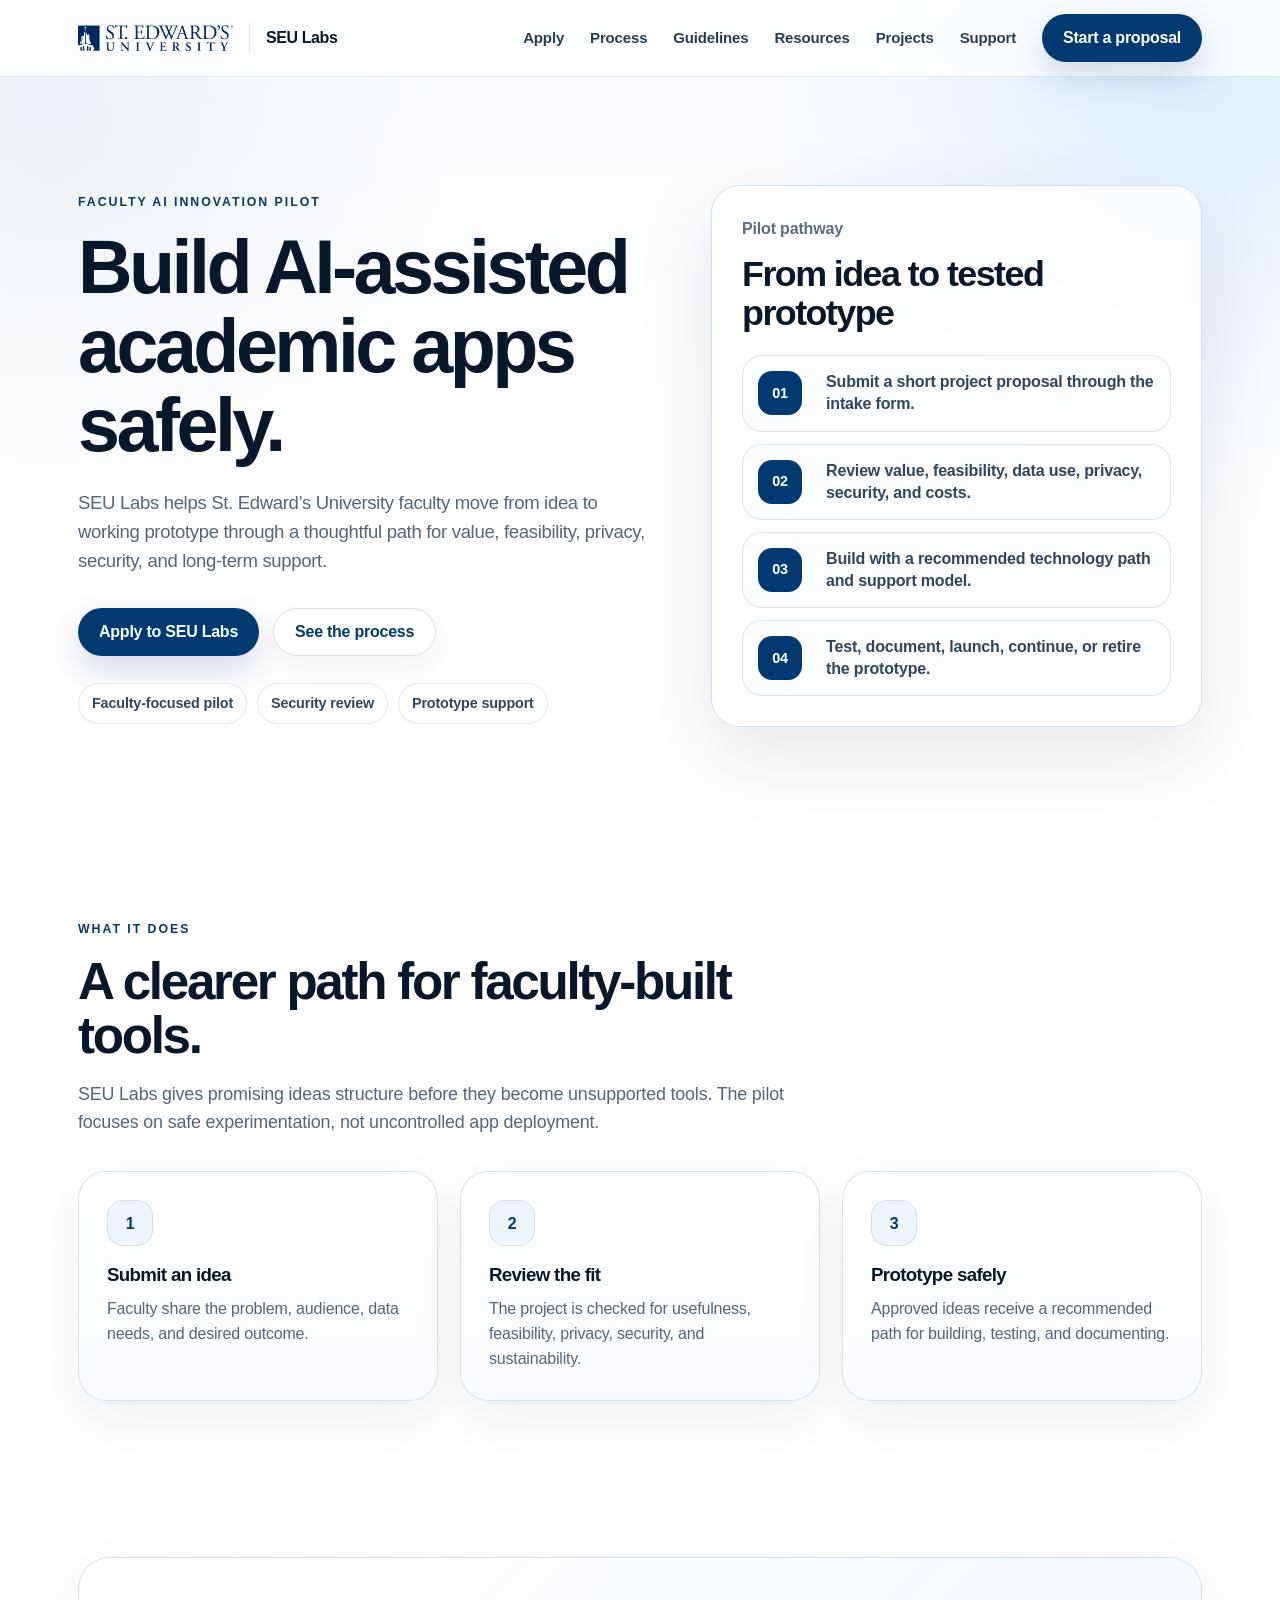
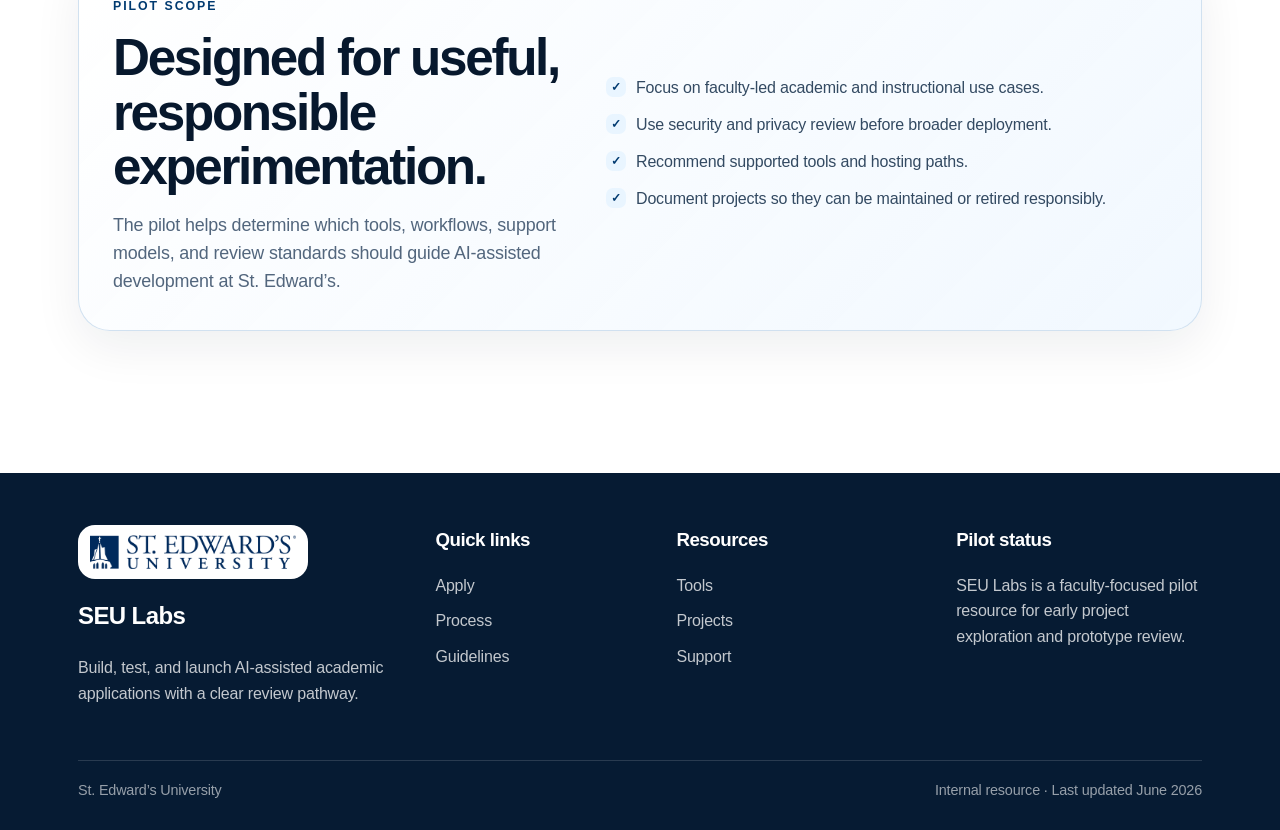
<file: index.html>
<!doctype html>
<html lang="en">
<head>
  <meta charset="utf-8">
  <meta name="viewport" content="width=device-width, initial-scale=1">
  <title>SEU Labs</title>
  <meta name="description" content="SEU Labs helps faculty move from AI-assisted app ideas to safe, reviewed prototypes.">
  <link rel="stylesheet" href="styles.css">
</head>
<body>
  <a class="skip-link" href="#main">Skip to content</a>
  <header class="site-header">
    <div class="nav-wrap">
      <a class="brand" href="index.html" aria-label="SEU Labs home">
        <img class="brand-logo" src="assets/stedwards-logo.png" alt="St. Edward's University logo">
        <span class="brand-divider" aria-hidden="true"></span>
        <span class="brand-name">SEU Labs</span>
      </a>
      <button class="menu-toggle" type="button" aria-label="Open navigation" aria-expanded="false"><span></span><span></span><span></span></button>
      <nav class="nav-links" aria-label="Main navigation">
        <a class="nav-link" href="apply.html">Apply</a>
        <a class="nav-link" href="process.html">Process</a>
        <a class="nav-link" href="guidelines.html">Guidelines</a>
        <a class="nav-link" href="resources.html">Resources</a>
        <a class="nav-link" href="projects.html">Projects</a>
        <a class="nav-link" href="support.html">Support</a>
        <a class="nav-cta" href="apply.html">Start a proposal</a>
      </nav>
    </div>
  </header>

  <main id="main">
    <section class="hero">
      <div>
        <p class="eyebrow">Faculty AI innovation pilot</p>
        <h1>Build AI-assisted academic apps safely.</h1>
        <p class="hero-text">SEU Labs helps St. Edward’s University faculty move from idea to working prototype through a thoughtful path for value, feasibility, privacy, security, and long-term support.</p>
        <div class="hero-actions">
          <a class="btn" href="apply.html">Apply to SEU Labs</a>
          <a class="btn secondary" href="process.html">See the process</a>
        </div>
        <div class="pill-row" aria-label="Program highlights">
          <span class="pill">Faculty-focused pilot</span>
          <span class="pill">Security review</span>
          <span class="pill">Prototype support</span>
        </div>
      </div>
      <aside class="hero-card" aria-label="Pilot pathway summary">
        <p class="card-label">Pilot pathway</p>
        <h2>From idea to tested prototype</h2>
        <div class="path-list">
          <div class="path-step"><span class="path-num">01</span><p>Submit a short project proposal through the intake form.</p></div>
          <div class="path-step"><span class="path-num">02</span><p>Review value, feasibility, data use, privacy, security, and costs.</p></div>
          <div class="path-step"><span class="path-num">03</span><p>Build with a recommended technology path and support model.</p></div>
          <div class="path-step"><span class="path-num">04</span><p>Test, document, launch, continue, or retire the prototype.</p></div>
        </div>
      </aside>
    </section>

    <section class="section">
      <div class="section-header">
        <p class="eyebrow">What it does</p>
        <h2 class="section-title">A clearer path for faculty-built tools.</h2>
        <p class="section-text">SEU Labs gives promising ideas structure before they become unsupported tools. The pilot focuses on safe experimentation, not uncontrolled app deployment.</p>
      </div>
      <div class="grid grid-3">
        <article class="card"><div class="icon">1</div><h3>Submit an idea</h3><p>Faculty share the problem, audience, data needs, and desired outcome.</p></article>
        <article class="card"><div class="icon">2</div><h3>Review the fit</h3><p>The project is checked for usefulness, feasibility, privacy, security, and sustainability.</p></article>
        <article class="card"><div class="icon">3</div><h3>Prototype safely</h3><p>Approved ideas receive a recommended path for building, testing, and documenting.</p></article>
      </div>
    </section>

    <section class="section">
      <div class="feature-band">
        <div>
          <p class="eyebrow">Pilot scope</p>
          <h2 class="section-title">Designed for useful, responsible experimentation.</h2>
          <p class="section-text">The pilot helps determine which tools, workflows, support models, and review standards should guide AI-assisted development at St. Edward’s.</p>
        </div>
        <ul class="check-list">
          <li>Focus on faculty-led academic and instructional use cases.</li>
          <li>Use security and privacy review before broader deployment.</li>
          <li>Recommend supported tools and hosting paths.</li>
          <li>Document projects so they can be maintained or retired responsibly.</li>
        </ul>
      </div>
    </section>
  </main>

  <footer class="footer">
    <div class="footer-inner">
      <div class="footer-grid">
        <div><div class="footer-logo-card"><img src="assets/stedwards-logo.png" alt="St. Edward's University logo"></div><h2>SEU Labs</h2><p>Build, test, and launch AI-assisted academic applications with a clear review pathway.</p></div>
        <div><h3>Quick links</h3><ul><li><a href="apply.html">Apply</a></li><li><a href="process.html">Process</a></li><li><a href="guidelines.html">Guidelines</a></li></ul></div>
        <div><h3>Resources</h3><ul><li><a href="resources.html">Tools</a></li><li><a href="projects.html">Projects</a></li><li><a href="support.html">Support</a></li></ul></div>
        <div><h3>Pilot status</h3><p>SEU Labs is a faculty-focused pilot resource for early project exploration and prototype review.</p></div>
      </div>
      <div class="footer-bottom"><span>St. Edward’s University</span><span>Internal resource · Last updated June 2026</span></div>
    </div>
  </footer>
  <script src="script.js"></script>
</body>
</html>
</file>
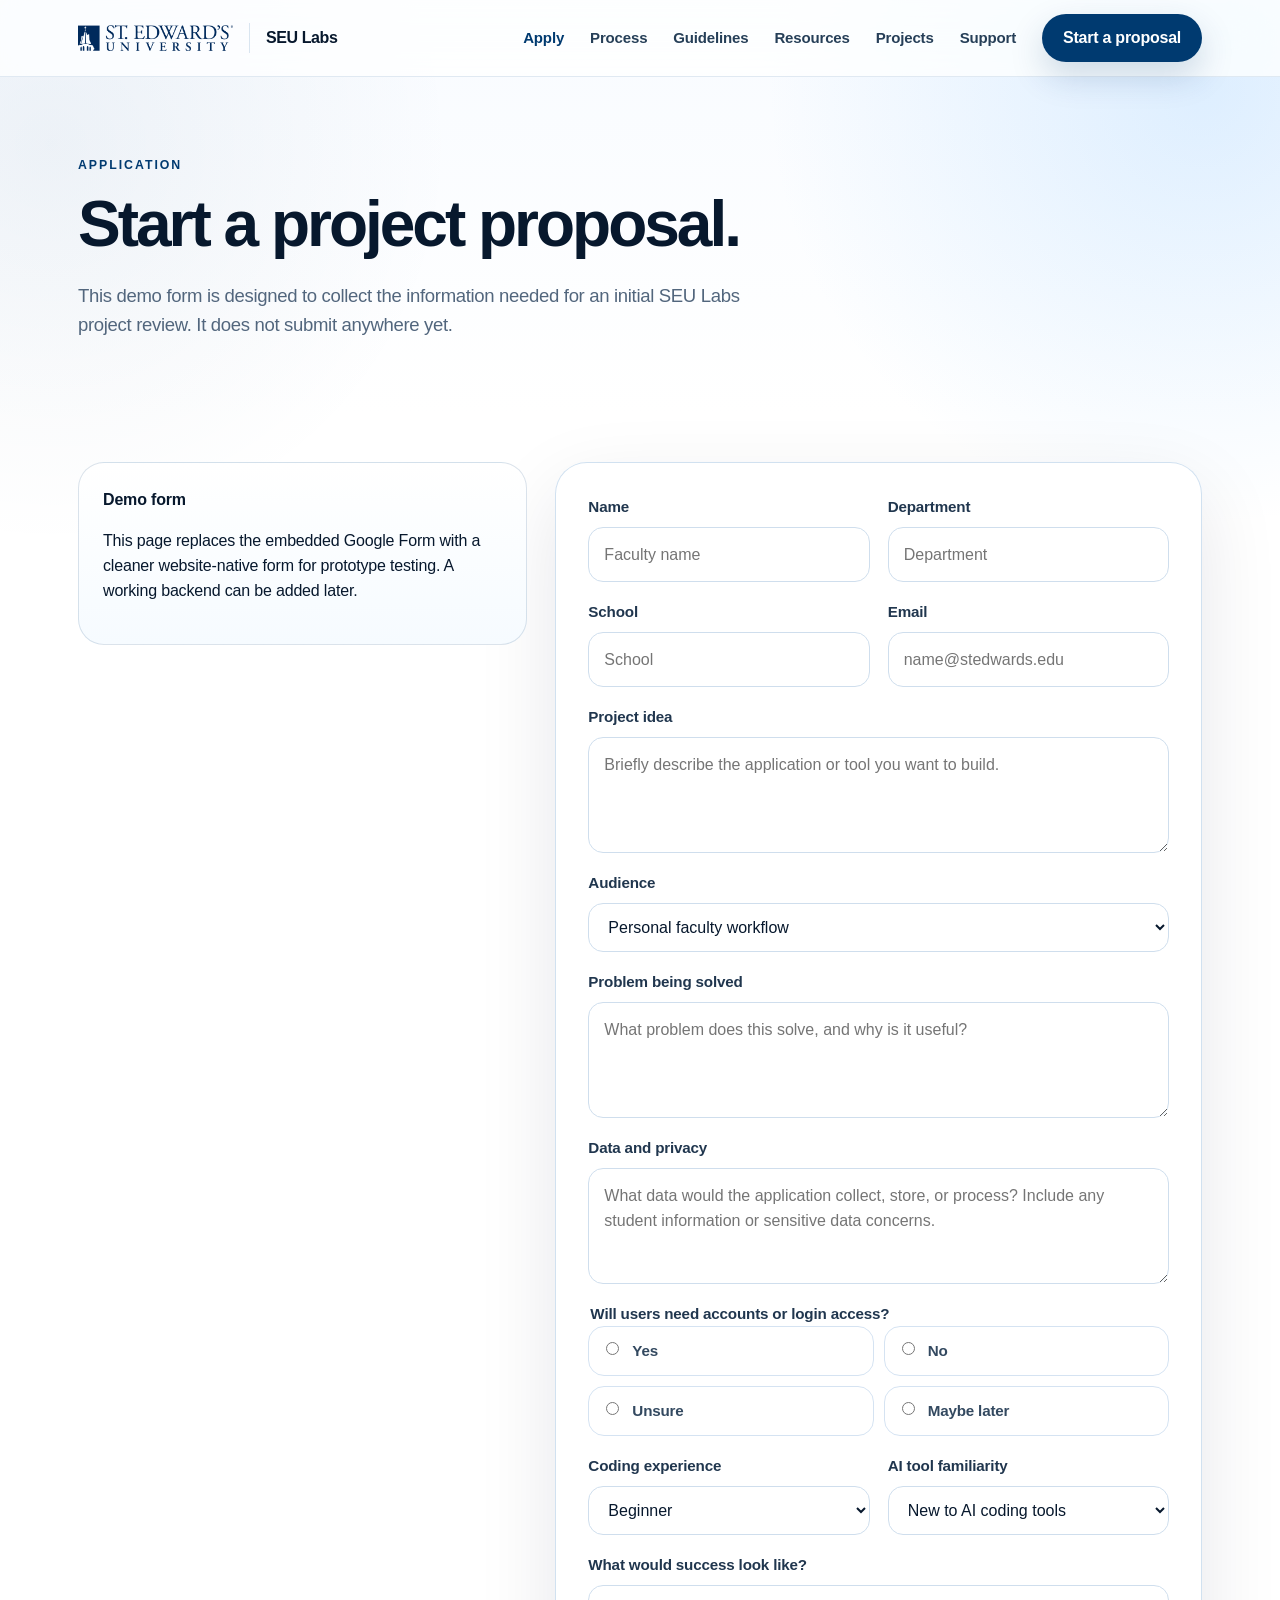
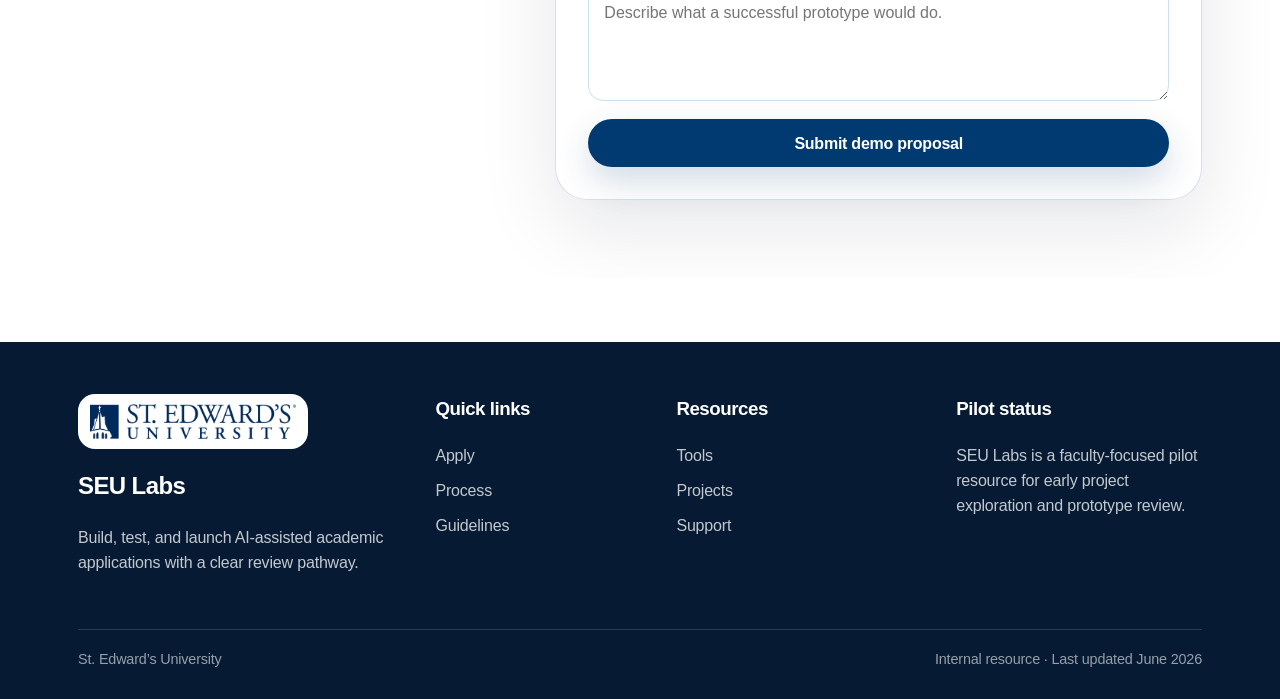
<file: apply.html>
<!doctype html>
<html lang="en">
<head>
  <meta charset="utf-8">
  <meta name="viewport" content="width=device-width, initial-scale=1">
  <title>Apply | SEU Labs</title>
  <link rel="stylesheet" href="styles.css">
</head>
<body>
  <a class="skip-link" href="#main">Skip to content</a>
  <header class="site-header"><div class="nav-wrap"><a class="brand" href="index.html"><img class="brand-logo" src="assets/stedwards-logo.png" alt="St. Edward's University logo"><span class="brand-divider"></span><span class="brand-name">SEU Labs</span></a><button class="menu-toggle" type="button" aria-label="Open navigation" aria-expanded="false"><span></span><span></span><span></span></button><nav class="nav-links"><a class="nav-link active" href="apply.html">Apply</a><a class="nav-link" href="process.html">Process</a><a class="nav-link" href="guidelines.html">Guidelines</a><a class="nav-link" href="resources.html">Resources</a><a class="nav-link" href="projects.html">Projects</a><a class="nav-link" href="support.html">Support</a><a class="nav-cta" href="apply.html">Start a proposal</a></nav></div></header>
  <main id="main">
    <section class="page-hero"><div class="page-hero-inner"><p class="breadcrumb">Application</p><h1>Start a project proposal.</h1><p class="page-lede">This demo form is designed to collect the information needed for an initial SEU Labs project review. It does not submit anywhere yet.</p></div></section>
    <section class="section">
      <div class="form-layout">
        <aside class="form-aside"><div class="form-note"><strong>Demo form</strong><p>This page replaces the embedded Google Form with a cleaner website-native form for prototype testing. A working backend can be added later.</p></div></aside>
        <form class="form-card" data-demo-form>
          <div class="form-grid">
            <div class="field"><label for="name">Name</label><input id="name" name="name" type="text" placeholder="Faculty name" required></div>
            <div class="field"><label for="department">Department</label><input id="department" name="department" type="text" placeholder="Department"></div>
            <div class="field"><label for="school">School</label><input id="school" name="school" type="text" placeholder="School"></div>
            <div class="field"><label for="email">Email</label><input id="email" name="email" type="email" placeholder="name@stedwards.edu"></div>
            <div class="field full"><label for="idea">Project idea</label><textarea id="idea" name="idea" placeholder="Briefly describe the application or tool you want to build." required></textarea></div>
            <div class="field full"><label for="audience">Audience</label><select id="audience" name="audience"><option>Personal faculty workflow</option><option>Course or classroom use</option><option>Department use</option><option>Broader university use</option><option>Unsure</option></select></div>
            <div class="field full"><label for="problem">Problem being solved</label><textarea id="problem" name="problem" placeholder="What problem does this solve, and why is it useful?"></textarea></div>
            <div class="field full"><label for="data">Data and privacy</label><textarea id="data" name="data" placeholder="What data would the application collect, store, or process? Include any student information or sensitive data concerns."></textarea></div>
            <fieldset class="field full"><legend>Will users need accounts or login access?</legend><div class="option-grid"><label class="choice"><input type="radio" name="accounts" value="yes"> Yes</label><label class="choice"><input type="radio" name="accounts" value="no"> No</label><label class="choice"><input type="radio" name="accounts" value="unsure"> Unsure</label><label class="choice"><input type="radio" name="accounts" value="later"> Maybe later</label></div></fieldset>
            <div class="field"><label for="coding">Coding experience</label><select id="coding" name="coding"><option>Beginner</option><option>Some experience</option><option>Comfortable</option><option>Advanced</option></select></div>
            <div class="field"><label for="ai">AI tool familiarity</label><select id="ai" name="ai"><option>New to AI coding tools</option><option>Some experience</option><option>Comfortable</option><option>Advanced</option></select></div>
            <div class="field full"><label for="success">What would success look like?</label><textarea id="success" name="success" placeholder="Describe what a successful prototype would do."></textarea></div>
            <div class="field full"><button class="btn" type="submit">Submit demo proposal</button></div>
          </div>
          <div class="form-success" data-form-success>This demo proposal has been captured on screen. In the live version, this could connect to a database, Google Sheet, or approved intake workflow.</div>
        </form>
      </div>
    </section>
  </main>
  <footer class="footer"><div class="footer-inner"><div class="footer-grid"><div><div class="footer-logo-card"><img src="assets/stedwards-logo.png" alt="St. Edward's University logo"></div><h2>SEU Labs</h2><p>Build, test, and launch AI-assisted academic applications with a clear review pathway.</p></div><div><h3>Quick links</h3><ul><li><a href="apply.html">Apply</a></li><li><a href="process.html">Process</a></li><li><a href="guidelines.html">Guidelines</a></li></ul></div><div><h3>Resources</h3><ul><li><a href="resources.html">Tools</a></li><li><a href="projects.html">Projects</a></li><li><a href="support.html">Support</a></li></ul></div><div><h3>Pilot status</h3><p>SEU Labs is a faculty-focused pilot resource for early project exploration and prototype review.</p></div></div><div class="footer-bottom"><span>St. Edward’s University</span><span>Internal resource · Last updated June 2026</span></div></div></footer>
  <script src="script.js"></script>
</body>
</html>
</file>
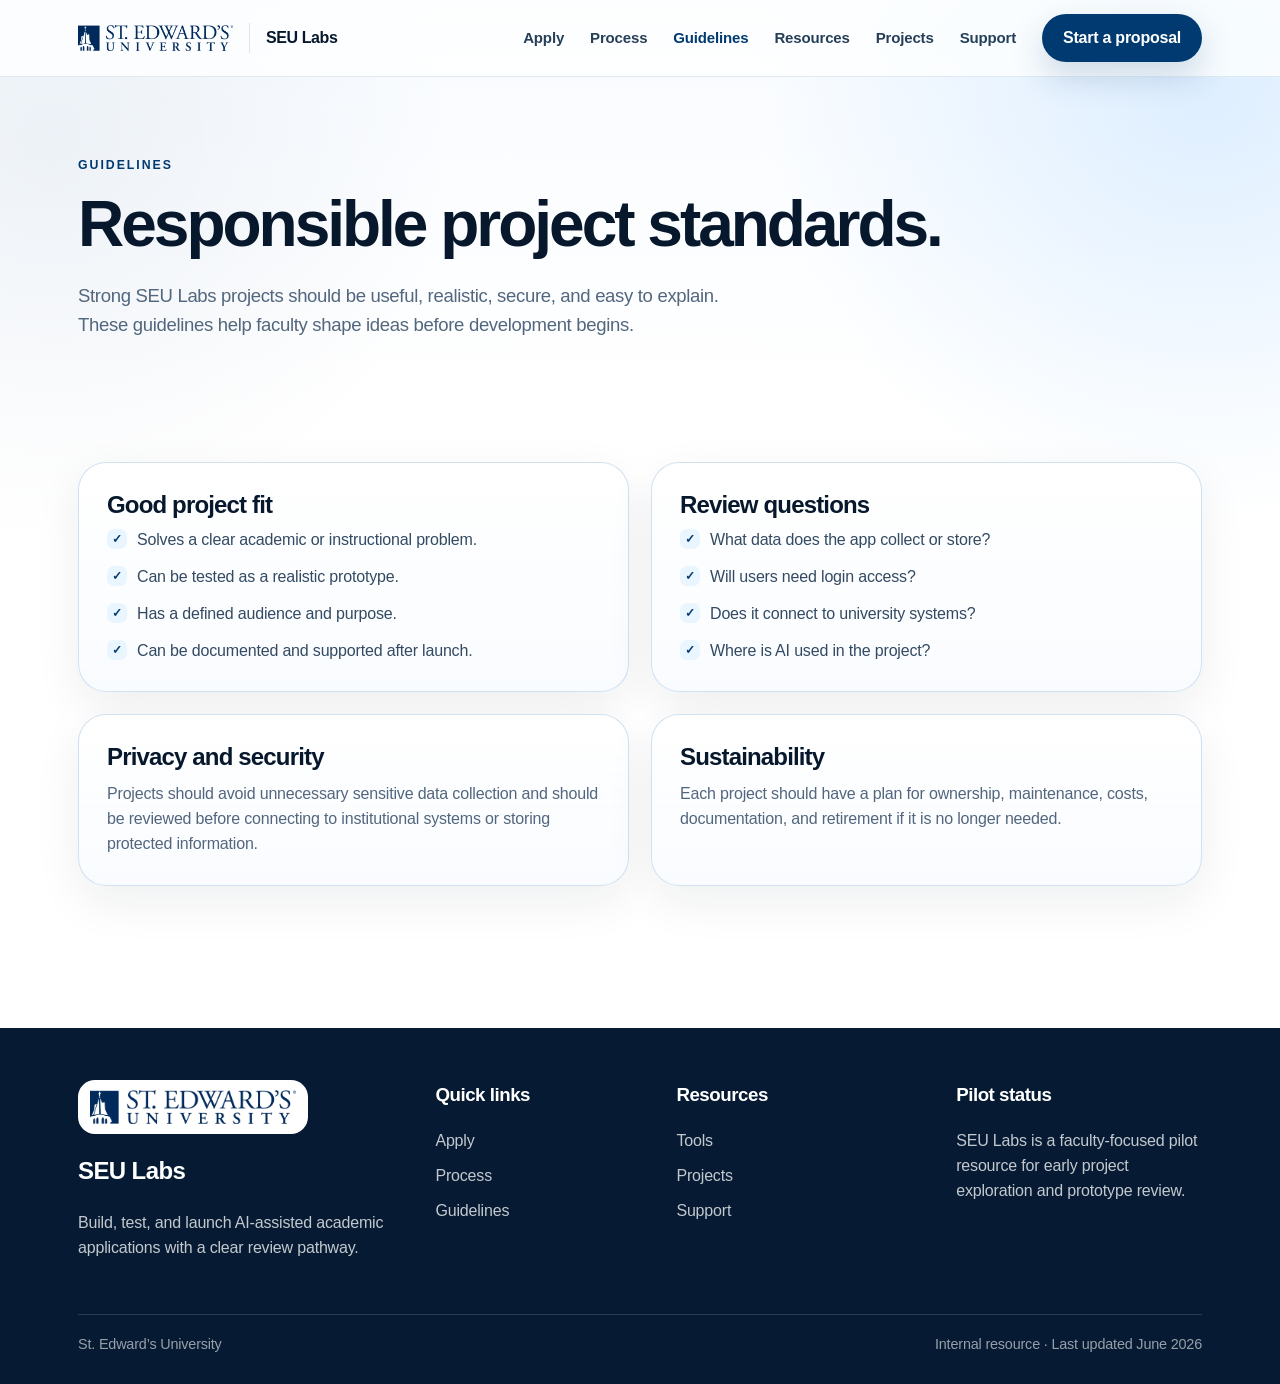
<file: guidelines.html>
<!doctype html><html lang="en"><head><meta charset="utf-8"><meta name="viewport" content="width=device-width, initial-scale=1"><title>Guidelines | SEU Labs</title><link rel="stylesheet" href="styles.css"></head><body><a class="skip-link" href="#main">Skip to content</a><header class="site-header"><div class="nav-wrap"><a class="brand" href="index.html"><img class="brand-logo" src="assets/stedwards-logo.png" alt="St. Edward's University logo"><span class="brand-divider"></span><span class="brand-name">SEU Labs</span></a><button class="menu-toggle" type="button" aria-label="Open navigation" aria-expanded="false"><span></span><span></span><span></span></button><nav class="nav-links"><a class="nav-link" href="apply.html">Apply</a><a class="nav-link" href="process.html">Process</a><a class="nav-link active" href="guidelines.html">Guidelines</a><a class="nav-link" href="resources.html">Resources</a><a class="nav-link" href="projects.html">Projects</a><a class="nav-link" href="support.html">Support</a><a class="nav-cta" href="apply.html">Start a proposal</a></nav></div></header><main id="main"><section class="page-hero"><div class="page-hero-inner"><p class="breadcrumb">Guidelines</p><h1>Responsible project standards.</h1><p class="page-lede">Strong SEU Labs projects should be useful, realistic, secure, and easy to explain. These guidelines help faculty shape ideas before development begins.</p></div></section><section class="section"><div class="grid grid-2"><article class="card"><h2>Good project fit</h2><ul class="check-list"><li>Solves a clear academic or instructional problem.</li><li>Can be tested as a realistic prototype.</li><li>Has a defined audience and purpose.</li><li>Can be documented and supported after launch.</li></ul></article><article class="card"><h2>Review questions</h2><ul class="check-list"><li>What data does the app collect or store?</li><li>Will users need login access?</li><li>Does it connect to university systems?</li><li>Where is AI used in the project?</li></ul></article><article class="card"><h2>Privacy and security</h2><p>Projects should avoid unnecessary sensitive data collection and should be reviewed before connecting to institutional systems or storing protected information.</p></article><article class="card"><h2>Sustainability</h2><p>Each project should have a plan for ownership, maintenance, costs, documentation, and retirement if it is no longer needed.</p></article></div></section></main><footer class="footer"><div class="footer-inner"><div class="footer-grid"><div><div class="footer-logo-card"><img src="assets/stedwards-logo.png" alt="St. Edward's University logo"></div><h2>SEU Labs</h2><p>Build, test, and launch AI-assisted academic applications with a clear review pathway.</p></div><div><h3>Quick links</h3><ul><li><a href="apply.html">Apply</a></li><li><a href="process.html">Process</a></li><li><a href="guidelines.html">Guidelines</a></li></ul></div><div><h3>Resources</h3><ul><li><a href="resources.html">Tools</a></li><li><a href="projects.html">Projects</a></li><li><a href="support.html">Support</a></li></ul></div><div><h3>Pilot status</h3><p>SEU Labs is a faculty-focused pilot resource for early project exploration and prototype review.</p></div></div><div class="footer-bottom"><span>St. Edward’s University</span><span>Internal resource · Last updated June 2026</span></div></div></footer><script src="script.js"></script></body></html>
</file>
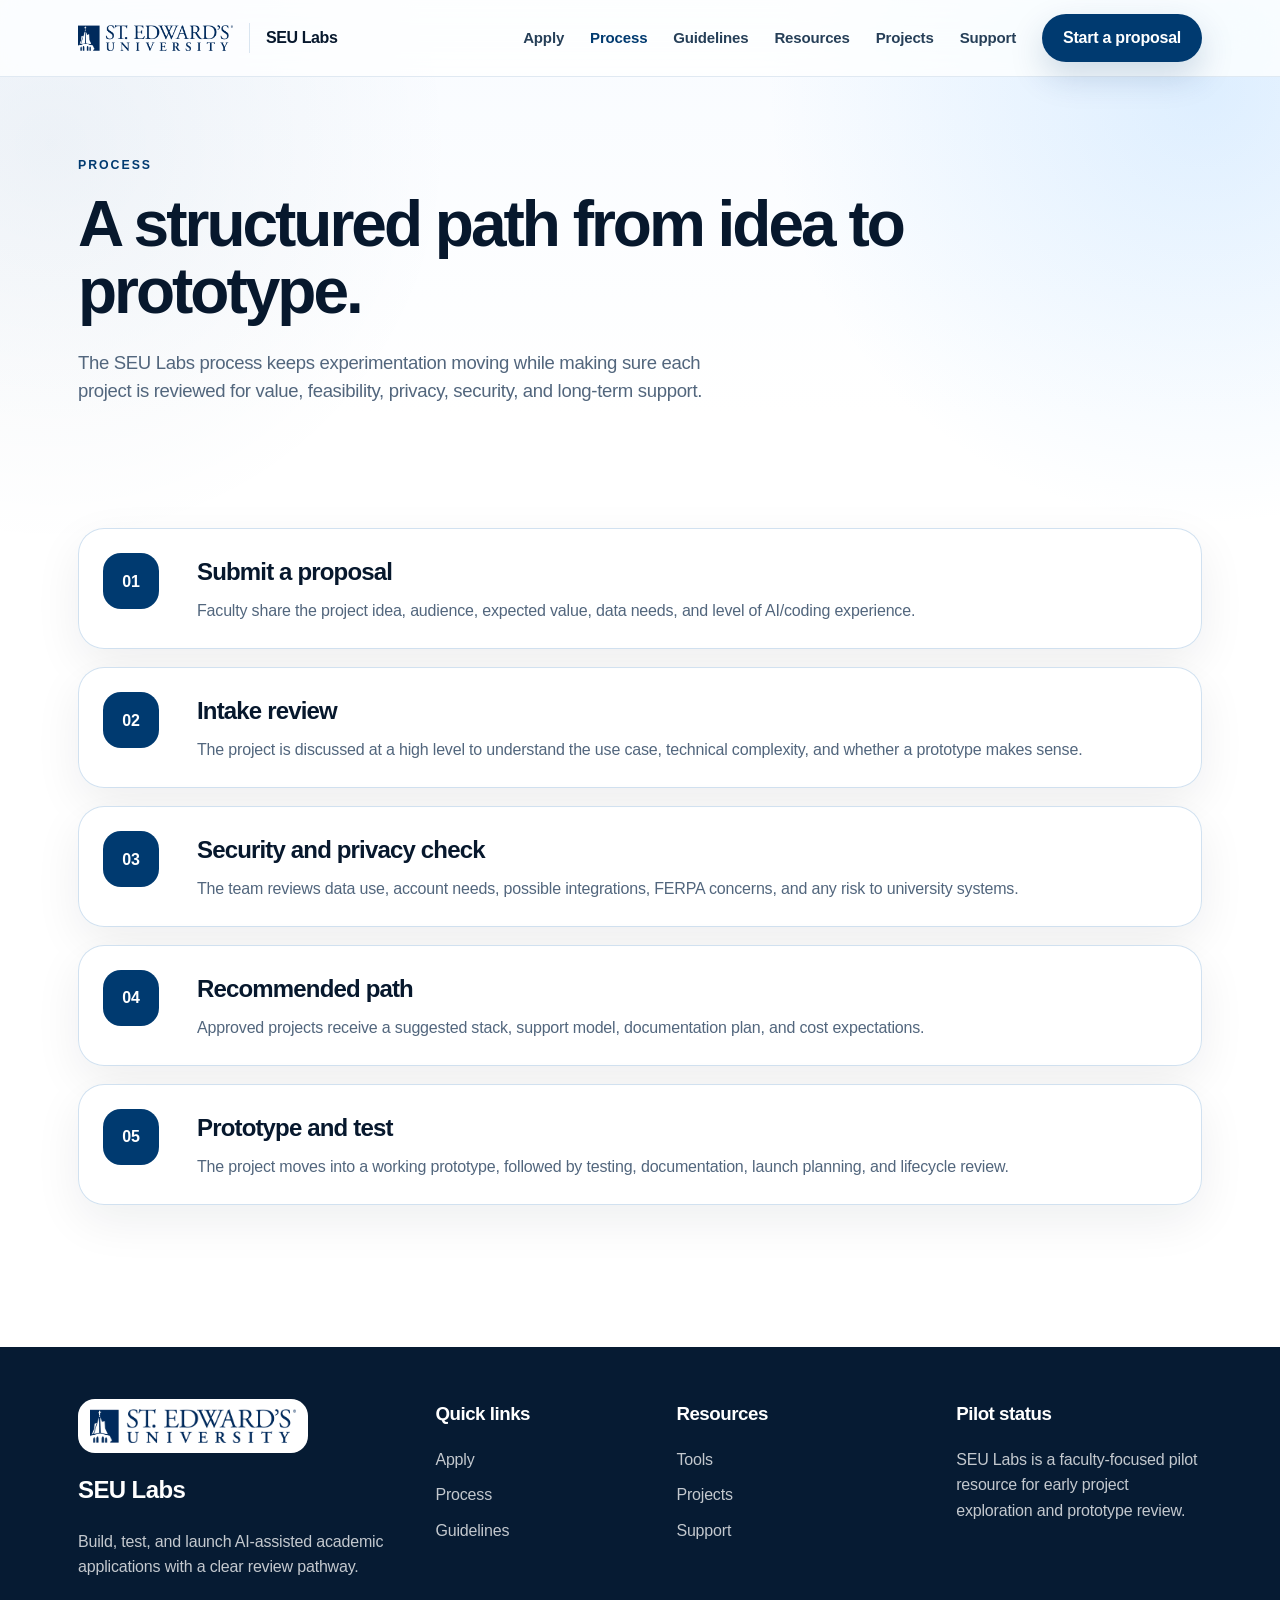
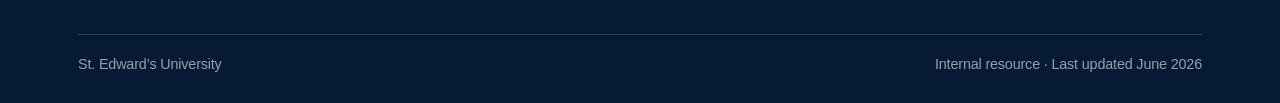
<file: process.html>
<!doctype html><html lang="en"><head><meta charset="utf-8"><meta name="viewport" content="width=device-width, initial-scale=1"><title>Process | SEU Labs</title><link rel="stylesheet" href="styles.css"></head><body><a class="skip-link" href="#main">Skip to content</a><header class="site-header"><div class="nav-wrap"><a class="brand" href="index.html"><img class="brand-logo" src="assets/stedwards-logo.png" alt="St. Edward's University logo"><span class="brand-divider"></span><span class="brand-name">SEU Labs</span></a><button class="menu-toggle" type="button" aria-label="Open navigation" aria-expanded="false"><span></span><span></span><span></span></button><nav class="nav-links"><a class="nav-link" href="apply.html">Apply</a><a class="nav-link active" href="process.html">Process</a><a class="nav-link" href="guidelines.html">Guidelines</a><a class="nav-link" href="resources.html">Resources</a><a class="nav-link" href="projects.html">Projects</a><a class="nav-link" href="support.html">Support</a><a class="nav-cta" href="apply.html">Start a proposal</a></nav></div></header><main id="main"><section class="page-hero"><div class="page-hero-inner"><p class="breadcrumb">Process</p><h1>A structured path from idea to prototype.</h1><p class="page-lede">The SEU Labs process keeps experimentation moving while making sure each project is reviewed for value, feasibility, privacy, security, and long-term support.</p></div></section><section class="section"><div class="timeline"><article class="timeline-step"><div class="step-badge">01</div><div class="step-copy"><h2>Submit a proposal</h2><p>Faculty share the project idea, audience, expected value, data needs, and level of AI/coding experience.</p></div></article><article class="timeline-step"><div class="step-badge">02</div><div class="step-copy"><h2>Intake review</h2><p>The project is discussed at a high level to understand the use case, technical complexity, and whether a prototype makes sense.</p></div></article><article class="timeline-step"><div class="step-badge">03</div><div class="step-copy"><h2>Security and privacy check</h2><p>The team reviews data use, account needs, possible integrations, FERPA concerns, and any risk to university systems.</p></div></article><article class="timeline-step"><div class="step-badge">04</div><div class="step-copy"><h2>Recommended path</h2><p>Approved projects receive a suggested stack, support model, documentation plan, and cost expectations.</p></div></article><article class="timeline-step"><div class="step-badge">05</div><div class="step-copy"><h2>Prototype and test</h2><p>The project moves into a working prototype, followed by testing, documentation, launch planning, and lifecycle review.</p></div></article></div></section></main><footer class="footer"><div class="footer-inner"><div class="footer-grid"><div><div class="footer-logo-card"><img src="assets/stedwards-logo.png" alt="St. Edward's University logo"></div><h2>SEU Labs</h2><p>Build, test, and launch AI-assisted academic applications with a clear review pathway.</p></div><div><h3>Quick links</h3><ul><li><a href="apply.html">Apply</a></li><li><a href="process.html">Process</a></li><li><a href="guidelines.html">Guidelines</a></li></ul></div><div><h3>Resources</h3><ul><li><a href="resources.html">Tools</a></li><li><a href="projects.html">Projects</a></li><li><a href="support.html">Support</a></li></ul></div><div><h3>Pilot status</h3><p>SEU Labs is a faculty-focused pilot resource for early project exploration and prototype review.</p></div></div><div class="footer-bottom"><span>St. Edward’s University</span><span>Internal resource · Last updated June 2026</span></div></div></footer><script src="script.js"></script></body></html>
</file>
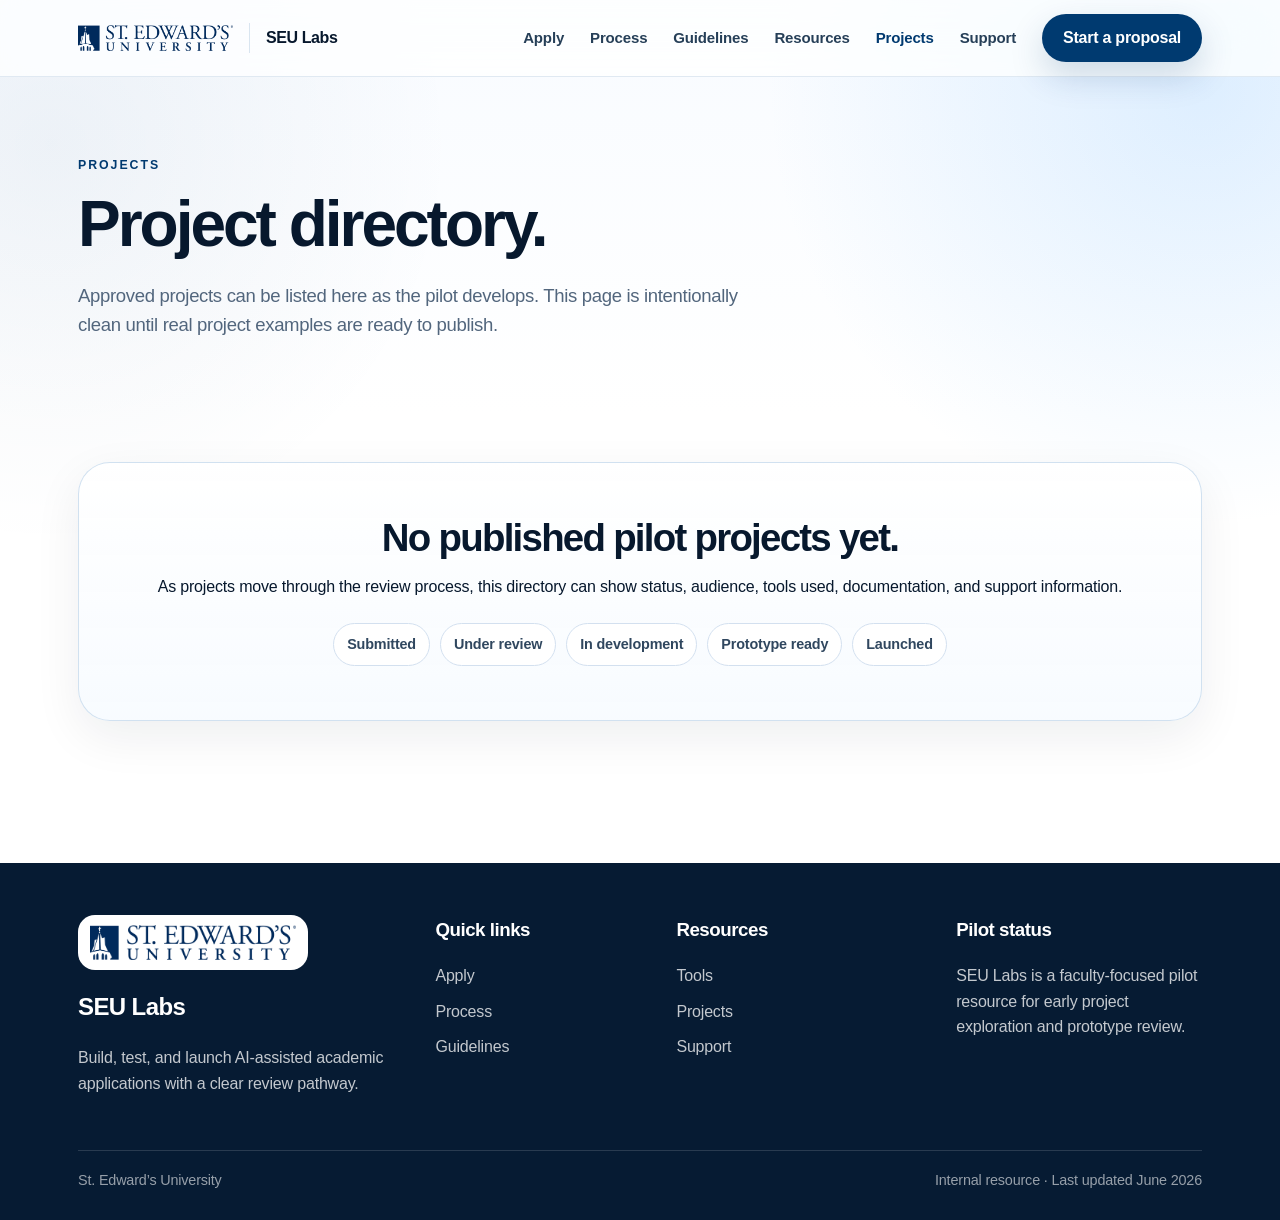
<file: projects.html>
<!doctype html><html lang="en"><head><meta charset="utf-8"><meta name="viewport" content="width=device-width, initial-scale=1"><title>Projects | SEU Labs</title><link rel="stylesheet" href="styles.css"></head><body><a class="skip-link" href="#main">Skip to content</a><header class="site-header"><div class="nav-wrap"><a class="brand" href="index.html"><img class="brand-logo" src="assets/stedwards-logo.png" alt="St. Edward's University logo"><span class="brand-divider"></span><span class="brand-name">SEU Labs</span></a><button class="menu-toggle" type="button" aria-label="Open navigation" aria-expanded="false"><span></span><span></span><span></span></button><nav class="nav-links"><a class="nav-link" href="apply.html">Apply</a><a class="nav-link" href="process.html">Process</a><a class="nav-link" href="guidelines.html">Guidelines</a><a class="nav-link" href="resources.html">Resources</a><a class="nav-link active" href="projects.html">Projects</a><a class="nav-link" href="support.html">Support</a><a class="nav-cta" href="apply.html">Start a proposal</a></nav></div></header><main id="main"><section class="page-hero"><div class="page-hero-inner"><p class="breadcrumb">Projects</p><h1>Project directory.</h1><p class="page-lede">Approved projects can be listed here as the pilot develops. This page is intentionally clean until real project examples are ready to publish.</p></div></section><section class="section"><div class="project-empty"><h2>No published pilot projects yet.</h2><p>As projects move through the review process, this directory can show status, audience, tools used, documentation, and support information.</p><div class="status-row"><span class="status-chip">Submitted</span><span class="status-chip">Under review</span><span class="status-chip">In development</span><span class="status-chip">Prototype ready</span><span class="status-chip">Launched</span></div></div></section></main><footer class="footer"><div class="footer-inner"><div class="footer-grid"><div><div class="footer-logo-card"><img src="assets/stedwards-logo.png" alt="St. Edward's University logo"></div><h2>SEU Labs</h2><p>Build, test, and launch AI-assisted academic applications with a clear review pathway.</p></div><div><h3>Quick links</h3><ul><li><a href="apply.html">Apply</a></li><li><a href="process.html">Process</a></li><li><a href="guidelines.html">Guidelines</a></li></ul></div><div><h3>Resources</h3><ul><li><a href="resources.html">Tools</a></li><li><a href="projects.html">Projects</a></li><li><a href="support.html">Support</a></li></ul></div><div><h3>Pilot status</h3><p>SEU Labs is a faculty-focused pilot resource for early project exploration and prototype review.</p></div></div><div class="footer-bottom"><span>St. Edward’s University</span><span>Internal resource · Last updated June 2026</span></div></div></footer><script src="script.js"></script></body></html>
</file>
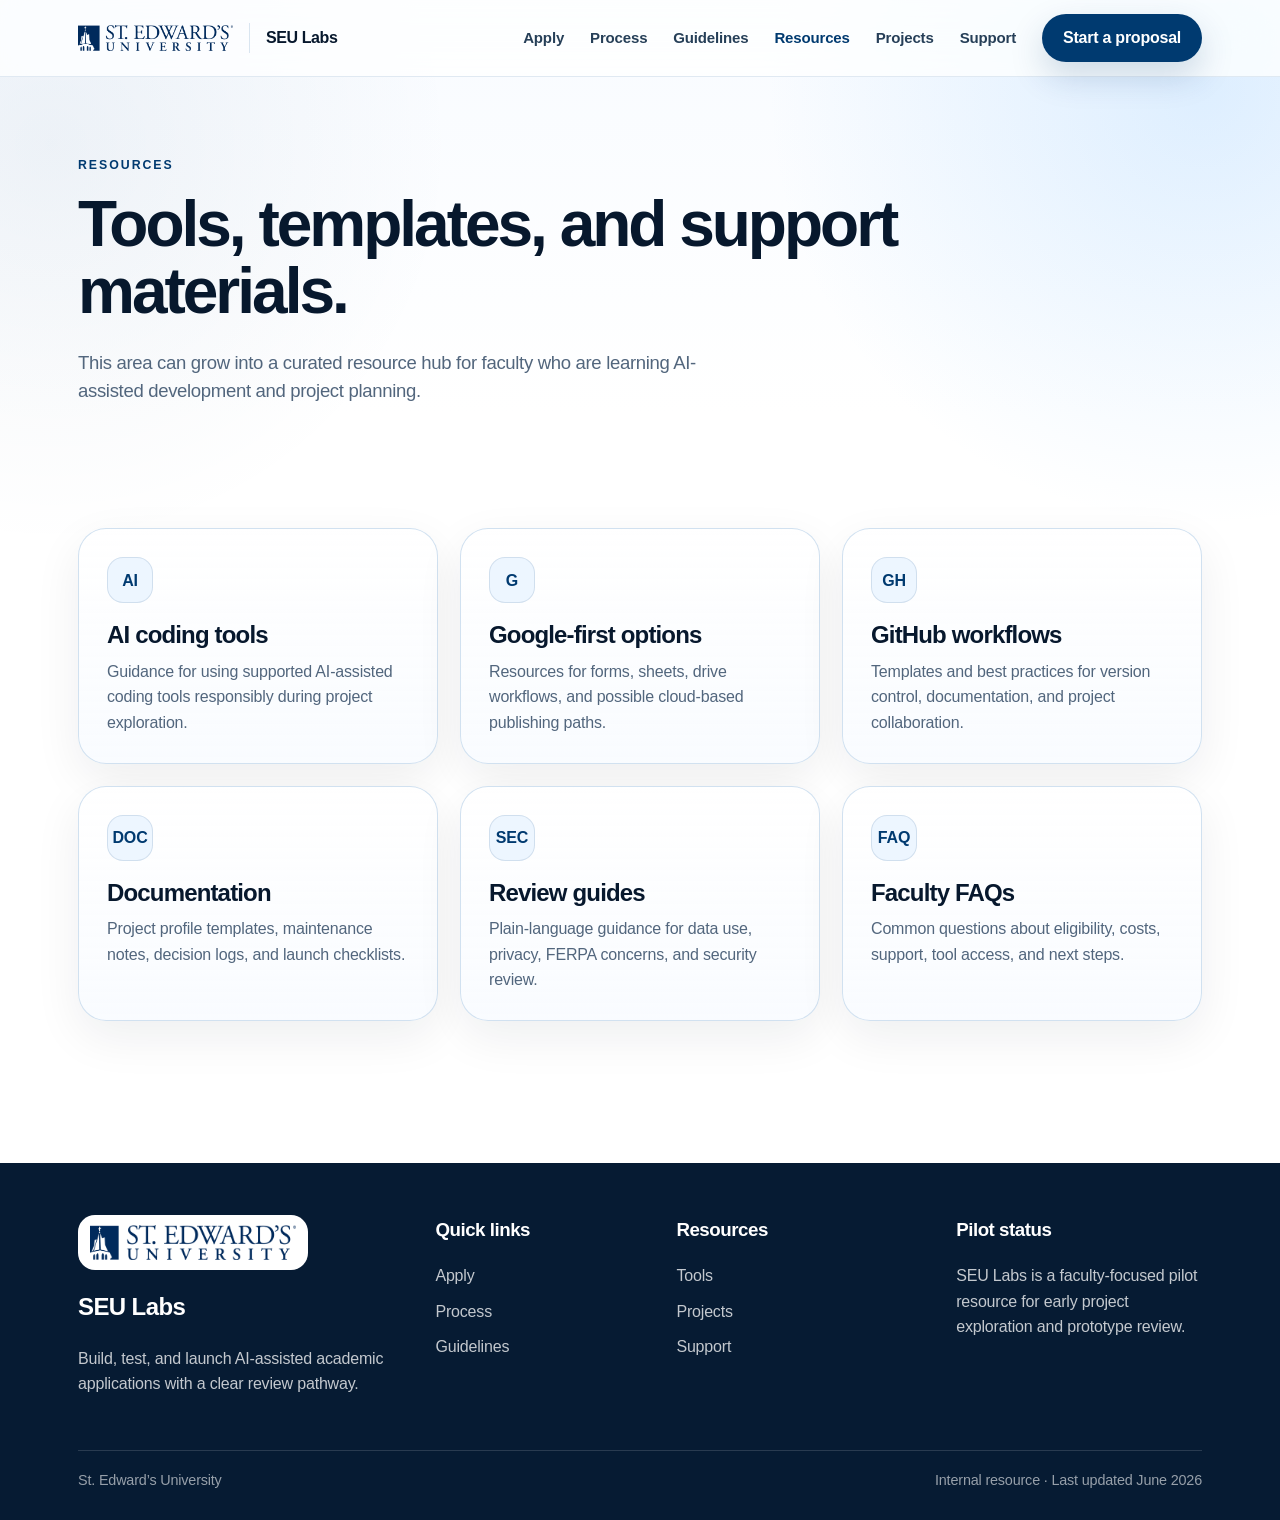
<file: resources.html>
<!doctype html><html lang="en"><head><meta charset="utf-8"><meta name="viewport" content="width=device-width, initial-scale=1"><title>Resources | SEU Labs</title><link rel="stylesheet" href="styles.css"></head><body><a class="skip-link" href="#main">Skip to content</a><header class="site-header"><div class="nav-wrap"><a class="brand" href="index.html"><img class="brand-logo" src="assets/stedwards-logo.png" alt="St. Edward's University logo"><span class="brand-divider"></span><span class="brand-name">SEU Labs</span></a><button class="menu-toggle" type="button" aria-label="Open navigation" aria-expanded="false"><span></span><span></span><span></span></button><nav class="nav-links"><a class="nav-link" href="apply.html">Apply</a><a class="nav-link" href="process.html">Process</a><a class="nav-link" href="guidelines.html">Guidelines</a><a class="nav-link active" href="resources.html">Resources</a><a class="nav-link" href="projects.html">Projects</a><a class="nav-link" href="support.html">Support</a><a class="nav-cta" href="apply.html">Start a proposal</a></nav></div></header><main id="main"><section class="page-hero"><div class="page-hero-inner"><p class="breadcrumb">Resources</p><h1>Tools, templates, and support materials.</h1><p class="page-lede">This area can grow into a curated resource hub for faculty who are learning AI-assisted development and project planning.</p></div></section><section class="section"><div class="grid grid-3"><article class="card"><div class="icon">AI</div><h2>AI coding tools</h2><p>Guidance for using supported AI-assisted coding tools responsibly during project exploration.</p></article><article class="card"><div class="icon">G</div><h2>Google-first options</h2><p>Resources for forms, sheets, drive workflows, and possible cloud-based publishing paths.</p></article><article class="card"><div class="icon">GH</div><h2>GitHub workflows</h2><p>Templates and best practices for version control, documentation, and project collaboration.</p></article><article class="card"><div class="icon">DOC</div><h2>Documentation</h2><p>Project profile templates, maintenance notes, decision logs, and launch checklists.</p></article><article class="card"><div class="icon">SEC</div><h2>Review guides</h2><p>Plain-language guidance for data use, privacy, FERPA concerns, and security review.</p></article><article class="card"><div class="icon">FAQ</div><h2>Faculty FAQs</h2><p>Common questions about eligibility, costs, support, tool access, and next steps.</p></article></div></section></main><footer class="footer"><div class="footer-inner"><div class="footer-grid"><div><div class="footer-logo-card"><img src="assets/stedwards-logo.png" alt="St. Edward's University logo"></div><h2>SEU Labs</h2><p>Build, test, and launch AI-assisted academic applications with a clear review pathway.</p></div><div><h3>Quick links</h3><ul><li><a href="apply.html">Apply</a></li><li><a href="process.html">Process</a></li><li><a href="guidelines.html">Guidelines</a></li></ul></div><div><h3>Resources</h3><ul><li><a href="resources.html">Tools</a></li><li><a href="projects.html">Projects</a></li><li><a href="support.html">Support</a></li></ul></div><div><h3>Pilot status</h3><p>SEU Labs is a faculty-focused pilot resource for early project exploration and prototype review.</p></div></div><div class="footer-bottom"><span>St. Edward’s University</span><span>Internal resource · Last updated June 2026</span></div></div></footer><script src="script.js"></script></body></html>
</file>
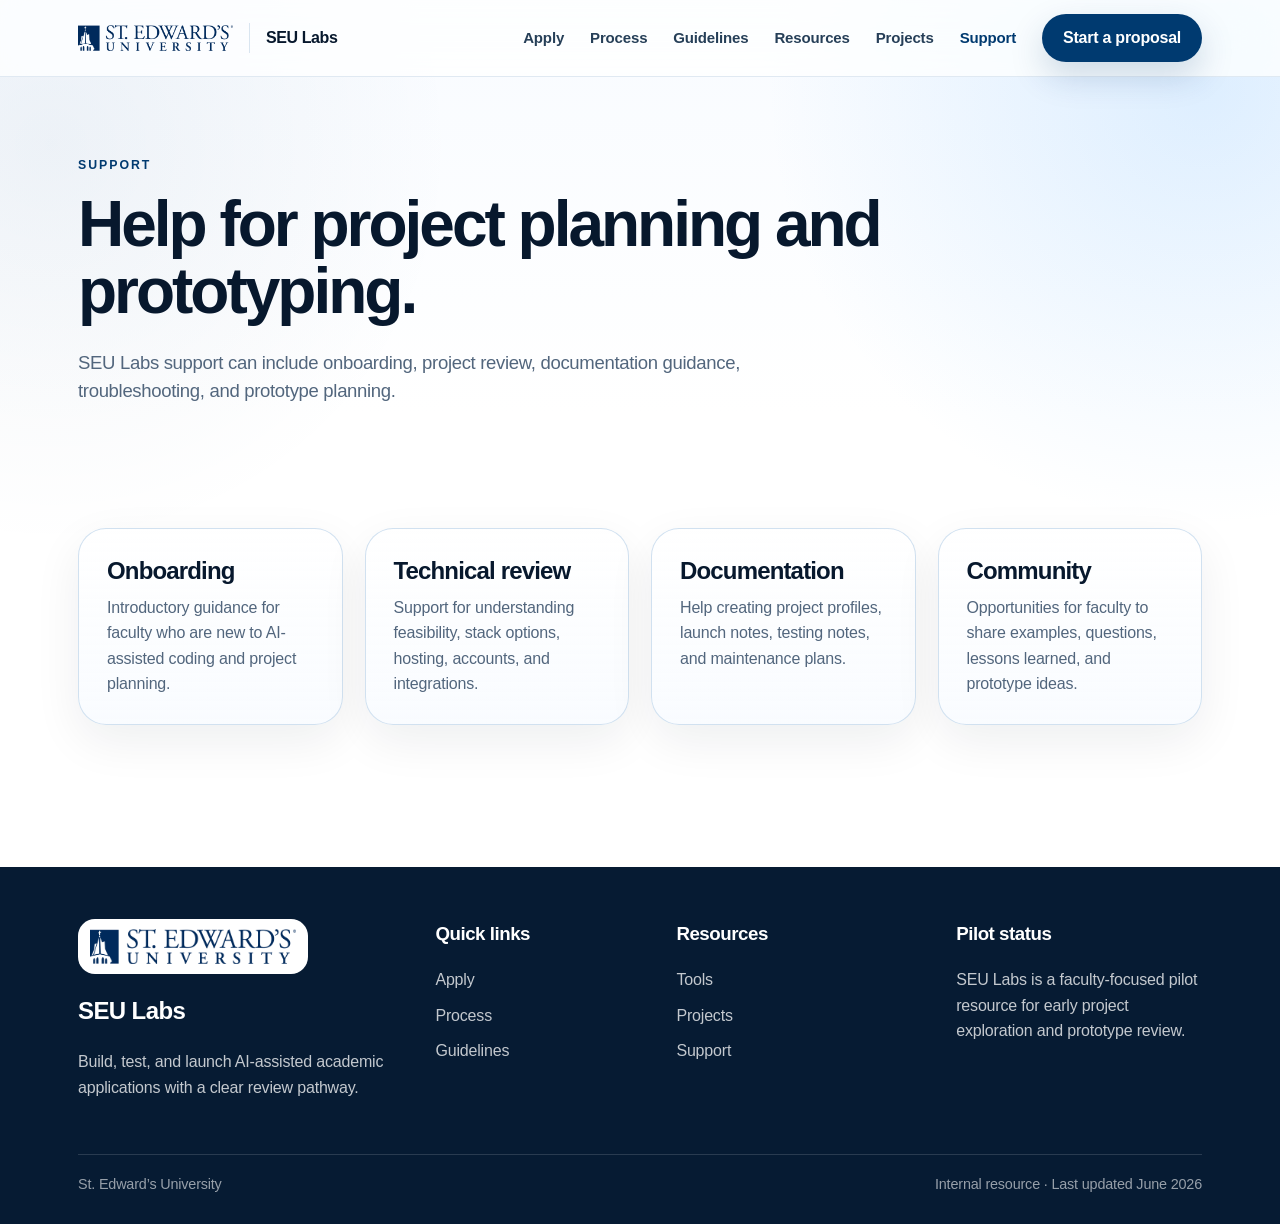
<file: support.html>
<!doctype html><html lang="en"><head><meta charset="utf-8"><meta name="viewport" content="width=device-width, initial-scale=1"><title>Support | SEU Labs</title><link rel="stylesheet" href="styles.css"></head><body><a class="skip-link" href="#main">Skip to content</a><header class="site-header"><div class="nav-wrap"><a class="brand" href="index.html"><img class="brand-logo" src="assets/stedwards-logo.png" alt="St. Edward's University logo"><span class="brand-divider"></span><span class="brand-name">SEU Labs</span></a><button class="menu-toggle" type="button" aria-label="Open navigation" aria-expanded="false"><span></span><span></span><span></span></button><nav class="nav-links"><a class="nav-link" href="apply.html">Apply</a><a class="nav-link" href="process.html">Process</a><a class="nav-link" href="guidelines.html">Guidelines</a><a class="nav-link" href="resources.html">Resources</a><a class="nav-link" href="projects.html">Projects</a><a class="nav-link active" href="support.html">Support</a><a class="nav-cta" href="apply.html">Start a proposal</a></nav></div></header><main id="main"><section class="page-hero"><div class="page-hero-inner"><p class="breadcrumb">Support</p><h1>Help for project planning and prototyping.</h1><p class="page-lede">SEU Labs support can include onboarding, project review, documentation guidance, troubleshooting, and prototype planning.</p></div></section><section class="section"><div class="grid grid-4"><article class="card"><h2>Onboarding</h2><p>Introductory guidance for faculty who are new to AI-assisted coding and project planning.</p></article><article class="card"><h2>Technical review</h2><p>Support for understanding feasibility, stack options, hosting, accounts, and integrations.</p></article><article class="card"><h2>Documentation</h2><p>Help creating project profiles, launch notes, testing notes, and maintenance plans.</p></article><article class="card"><h2>Community</h2><p>Opportunities for faculty to share examples, questions, lessons learned, and prototype ideas.</p></article></div></section></main><footer class="footer"><div class="footer-inner"><div class="footer-grid"><div><div class="footer-logo-card"><img src="assets/stedwards-logo.png" alt="St. Edward's University logo"></div><h2>SEU Labs</h2><p>Build, test, and launch AI-assisted academic applications with a clear review pathway.</p></div><div><h3>Quick links</h3><ul><li><a href="apply.html">Apply</a></li><li><a href="process.html">Process</a></li><li><a href="guidelines.html">Guidelines</a></li></ul></div><div><h3>Resources</h3><ul><li><a href="resources.html">Tools</a></li><li><a href="projects.html">Projects</a></li><li><a href="support.html">Support</a></li></ul></div><div><h3>Pilot status</h3><p>SEU Labs is a faculty-focused pilot resource for early project exploration and prototype review.</p></div></div><div class="footer-bottom"><span>St. Edward’s University</span><span>Internal resource · Last updated June 2026</span></div></div></footer><script src="script.js"></script></body></html>
</file>
<file: styles.css>
:root {
  --blue: #003a70;
  --blue-2: #0a5ea8;
  --ink: #07182d;
  --muted: #52667d;
  --line: #d9e5f0;
  --soft: #f7fafc;
  --soft-blue: #edf6ff;
  --white: #ffffff;
  --shadow: 0 28px 80px rgba(7, 24, 45, 0.10);
  --soft-shadow: 0 16px 48px rgba(7, 24, 45, 0.07);
  --radius: 28px;
  --max: 1180px;
  --font: -apple-system, BlinkMacSystemFont, "SF Pro Text", "Segoe UI", Roboto, Helvetica, Arial, sans-serif;
  --display: -apple-system, BlinkMacSystemFont, "SF Pro Display", "SF Pro Text", "Helvetica Neue", Helvetica, Arial, sans-serif;
}

* { box-sizing: border-box; }
html { scroll-behavior: smooth; text-rendering: optimizeLegibility; }

body {
  margin: 0;
  color: var(--ink);
  background: #fff;
  font-family: var(--font);
  font-size: 16px;
  line-height: 1.58;
  letter-spacing: -0.011em;
  -webkit-font-smoothing: antialiased;
  -moz-osx-font-smoothing: grayscale;
}

body::before {
  content: "";
  position: fixed;
  inset: 0;
  pointer-events: none;
  z-index: -2;
  background:
    radial-gradient(circle at 4% 16%, rgba(0, 58, 112, 0.055), transparent 28%),
    radial-gradient(circle at 94% 10%, rgba(122, 190, 255, 0.22), transparent 30%),
    linear-gradient(180deg, #f8fbff 0%, #ffffff 46%);
}

a { color: inherit; text-decoration: none; }
img { display: block; max-width: 100%; }

.skip-link {
  position: absolute;
  top: -100px;
  left: 20px;
  z-index: 9999;
  padding: 10px 14px;
  border-radius: 12px;
  background: var(--ink);
  color: white;
}
.skip-link:focus { top: 18px; }

.site-header {
  position: sticky;
  top: 0;
  z-index: 100;
  background: rgba(255, 255, 255, 0.78);
  backdrop-filter: saturate(180%) blur(22px);
  -webkit-backdrop-filter: saturate(180%) blur(22px);
  border-bottom: 1px solid rgba(217, 229, 240, 0.82);
}

.nav-wrap {
  max-width: var(--max);
  margin: 0 auto;
  min-height: 76px;
  padding: 0 28px;
  display: flex;
  align-items: center;
  justify-content: space-between;
  gap: 28px;
}

.brand {
  display: flex;
  align-items: center;
  gap: 16px;
  flex: 0 0 auto;
}

.brand-logo { width: 155px; height: auto; }
.brand-divider { width: 1px; height: 30px; background: var(--line); }
.brand-name { font-weight: 700; letter-spacing: -0.025em; white-space: nowrap; color: var(--ink); }

.nav-links {
  display: flex;
  align-items: center;
  justify-content: flex-end;
  gap: 26px;
  flex: 1 1 auto;
  min-width: 0;
}

.nav-link {
  display: inline-flex;
  align-items: center;
  justify-content: center;
  color: #263f58;
  font-size: 0.94rem;
  font-weight: 640;
  white-space: nowrap;
  border-radius: 999px;
  transition: color 160ms ease, opacity 160ms ease;
}
.nav-link:hover, .nav-link.active { color: var(--blue); }

.nav-cta,
.btn {
  display: inline-flex;
  align-items: center;
  justify-content: center;
  min-height: 48px;
  padding: 0 21px;
  border-radius: 999px;
  border: 0;
  background: var(--blue);
  color: #fff;
  font: inherit;
  font-weight: 720;
  letter-spacing: -0.015em;
  white-space: nowrap;
  cursor: pointer;
  box-shadow: 0 14px 34px rgba(0, 58, 112, 0.18);
  transition: transform 170ms ease, box-shadow 170ms ease, background 170ms ease;
}
.nav-cta:hover, .btn:hover { transform: translateY(-1px); background: #004c90; box-shadow: 0 18px 42px rgba(0, 58, 112, 0.22); }
.btn.secondary { background: #fff; color: var(--blue); border: 1px solid rgba(0, 58, 112, 0.15); box-shadow: 0 12px 34px rgba(7, 24, 45, 0.055); }
.btn.secondary:hover { background: #f7fbff; }

.menu-toggle {
  display: none;
  width: 46px;
  height: 46px;
  border: 1px solid var(--line);
  background: rgba(255,255,255,0.88);
  border-radius: 14px;
  cursor: pointer;
  padding: 10px;
}
.menu-toggle span { display: block; height: 2px; width: 22px; margin: 5px auto; background: var(--ink); border-radius: 2px; }

main { overflow: hidden; }
.container, .hero, .page-hero, .section { max-width: var(--max); margin: 0 auto; padding-left: 28px; padding-right: 28px; }

.hero {
  min-height: min(760px, calc(100vh - 76px));
  padding-top: 74px;
  padding-bottom: 76px;
  display: grid;
  grid-template-columns: minmax(0, 1.02fr) minmax(390px, 0.88fr);
  gap: clamp(38px, 5vw, 72px);
  align-items: center;
}

.eyebrow,
.breadcrumb {
  display: inline-flex;
  margin: 0 0 18px;
  color: var(--blue);
  font-size: 0.77rem;
  line-height: 1.2;
  font-weight: 760;
  text-transform: uppercase;
  letter-spacing: 0.16em;
}

h1, .h1 {
  margin: 0;
  font-family: var(--display);
  font-size: clamp(3.1rem, 5.9vw, 5rem);
  line-height: 1.045;
  letter-spacing: -0.047em;
  font-weight: 760;
  color: var(--ink);
}

.page-hero h1 { font-size: clamp(3rem, 5vw, 4.65rem); max-width: 880px; }

.lede, .hero-text, .page-lede {
  margin: 24px 0 0;
  max-width: 680px;
  color: var(--muted);
  font-size: clamp(1.06rem, 1.45vw, 1.24rem);
  line-height: 1.56;
  letter-spacing: -0.018em;
}

.hero-actions, .actions-row { display: flex; align-items: center; flex-wrap: wrap; gap: 14px; margin-top: 32px; }
.pill-row { display: flex; flex-wrap: wrap; gap: 10px; margin-top: 27px; }
.pill { padding: 8px 13px; border: 1px solid rgba(0, 58, 112, 0.12); border-radius: 999px; background: rgba(255, 255, 255, 0.76); color: #30475f; font-size: 0.9rem; font-weight: 620; }

.hero-card, .glass-card, .card {
  border: 1px solid rgba(207, 224, 240, 0.95);
  background: rgba(255, 255, 255, 0.78);
  box-shadow: var(--soft-shadow);
  border-radius: var(--radius);
}

.hero-card {
  padding: 30px;
  backdrop-filter: blur(18px);
  -webkit-backdrop-filter: blur(18px);
  box-shadow: var(--shadow);
}

.hero-card h2 {
  margin: 0 0 22px;
  font-family: var(--display);
  font-size: clamp(1.9rem, 2.8vw, 2.45rem);
  line-height: 1.09;
  letter-spacing: -0.043em;
  font-weight: 750;
}

.card-label { margin: 0 0 14px; color: #5b6d80; font-weight: 650; }
.path-list { display: grid; gap: 12px; }
.path-step { display: grid; grid-template-columns: 54px minmax(0, 1fr); gap: 14px; align-items: center; padding: 15px; border: 1px solid rgba(0, 58, 112, 0.12); border-radius: 20px; background: rgba(250, 253, 255, 0.82); }
.path-num { width: 44px; height: 44px; display: grid; place-items: center; border-radius: 14px; background: var(--blue); color: white; font-size: 0.9rem; font-weight: 760; }
.path-step p { margin: 0; color: #2f465e; font-weight: 610; line-height: 1.38; }

.section { padding-top: 78px; padding-bottom: 78px; }
.section-header { max-width: 760px; margin-bottom: 34px; }
.section-title { margin: 0; font-family: var(--display); font-size: clamp(2.25rem, 4vw, 3.7rem); line-height: 1.06; letter-spacing: -0.045em; font-weight: 760; }
.section-text { margin: 18px 0 0; color: var(--muted); font-size: 1.12rem; line-height: 1.56; }

.grid { display: grid; gap: 22px; }
.grid-2 { grid-template-columns: repeat(2, minmax(0, 1fr)); }
.grid-3 { grid-template-columns: repeat(3, minmax(0, 1fr)); }
.grid-4 { grid-template-columns: repeat(4, minmax(0, 1fr)); }
.card { padding: 28px; background: linear-gradient(180deg, rgba(255,255,255,0.92), rgba(248,251,255,0.84)); }
.card h2, .card h3 { margin: 0 0 10px; font-family: var(--display); line-height: 1.15; letter-spacing: -0.035em; font-weight: 720; }
.card p { margin: 0; color: var(--muted); line-height: 1.58; }

.icon { width: 46px; height: 46px; display: grid; place-items: center; margin-bottom: 18px; border-radius: 16px; background: var(--soft-blue); color: var(--blue); border: 1px solid rgba(0,58,112,0.12); font-weight: 760; }
.feature-band { display: grid; grid-template-columns: 0.9fr 1.1fr; gap: 34px; align-items: center; padding: 34px; border: 1px solid rgba(207, 224, 240, 0.95); background: linear-gradient(135deg, rgba(255,255,255,0.92), rgba(239,247,255,0.85)); border-radius: 32px; box-shadow: var(--soft-shadow); }

.check-list, .clean-list { list-style: none; padding: 0; margin: 0; display: grid; gap: 13px; }
.check-list li, .clean-list li { position: relative; padding-left: 30px; color: #334a62; line-height: 1.5; }
.check-list li::before { content: "✓"; position: absolute; left: 0; top: 0.05em; width: 20px; height: 20px; display: grid; place-items: center; border-radius: 7px; background: #e9f5ff; color: var(--blue); font-size: 0.76rem; font-weight: 760; }
.clean-list li::before { content: ""; position: absolute; left: 4px; top: 0.72em; width: 8px; height: 8px; border-radius: 99px; background: var(--blue); }

.page-hero { padding-top: 74px; padding-bottom: 44px; }
.page-hero-inner { max-width: 900px; }

.timeline { display: grid; gap: 18px; }
.timeline-step { display: grid; grid-template-columns: 74px minmax(0, 1fr); gap: 20px; padding: 24px; border: 1px solid rgba(207, 224, 240, 0.95); background: rgba(255,255,255,0.88); border-radius: 26px; box-shadow: var(--soft-shadow); }
.step-badge { width: 56px; height: 56px; display: grid; place-items: center; border-radius: 18px; background: var(--blue); color: white; font-weight: 760; }
.step-copy h2, .step-copy h3 { margin: 0 0 8px; font-family: var(--display); letter-spacing: -0.035em; font-weight: 720; }
.step-copy p { margin: 0; color: var(--muted); line-height: 1.56; }

.form-layout { display: grid; grid-template-columns: 0.82fr 1.18fr; gap: 28px; align-items: start; }
.form-aside { position: sticky; top: 102px; }
.form-note { padding: 24px; border-radius: 26px; border: 1px solid rgba(0, 58, 112, 0.14); background: linear-gradient(180deg, #fff, #f6fbff); }
.form-note strong { display: block; margin-bottom: 8px; }
.form-card { padding: 32px; border-radius: 32px; background: rgba(255,255,255,0.94); border: 1px solid rgba(207,224,240,0.95); box-shadow: var(--shadow); }
.form-grid { display: grid; grid-template-columns: repeat(2, minmax(0, 1fr)); gap: 18px; }
.field { display: grid; gap: 8px; }
.field.full { grid-column: 1 / -1; }
label, legend { color: #20364e; font-size: 0.95rem; font-weight: 680; }
input, select, textarea { width: 100%; padding: 14px 15px; border: 1px solid #cfdeed; border-radius: 15px; background: #fff; color: var(--ink); font: inherit; outline: none; transition: border-color 150ms ease, box-shadow 150ms ease; }
textarea { min-height: 116px; resize: vertical; }
input:focus, select:focus, textarea:focus { border-color: var(--blue-2); box-shadow: 0 0 0 4px rgba(7, 90, 159, 0.12); }
fieldset { border: 0; padding: 0; margin: 0; }
.option-grid { display: grid; grid-template-columns: repeat(2, minmax(0, 1fr)); gap: 10px; }
.choice { display: flex; gap: 10px; align-items: flex-start; padding: 12px; border: 1px solid #d5e3f2; border-radius: 16px; background: #fff; color: #334960; font-weight: 590; }
.choice input { width: auto; margin-top: 3px; }
.form-success { display: none; margin-top: 18px; padding: 16px 18px; border-radius: 18px; border: 1px solid rgba(0, 58, 112, 0.14); background: #eff7ff; color: #153754; font-weight: 650; }
.form-success.show { display: block; }

.project-empty { text-align: center; padding: 54px 26px; border-radius: 32px; border: 1px solid rgba(207, 224, 240, 0.95); background: linear-gradient(180deg, rgba(255,255,255,0.95), rgba(247,251,255,0.92)); box-shadow: var(--soft-shadow); }
.project-empty h2 { margin: 0 0 12px; font-family: var(--display); font-size: clamp(2rem, 3vw, 2.8rem); line-height: 1.08; letter-spacing: -0.045em; font-weight: 760; }
.status-row { display: flex; flex-wrap: wrap; justify-content: center; gap: 10px; margin-top: 24px; }
.status-chip { padding: 9px 13px; border: 1px solid #d3e0ef; border-radius: 999px; background: #fff; color: #30475f; font-size: 0.9rem; font-weight: 650; }

.footer { margin-top: 64px; background: #061b33; color: #fff; }
.footer-inner { max-width: var(--max); margin: 0 auto; padding: 52px 28px 28px; }
.footer-grid { display: grid; grid-template-columns: 1.25fr 0.8fr 0.95fr 0.95fr; gap: 34px; }
.footer-logo-card { display: inline-flex; margin-bottom: 18px; padding: 10px 12px; border-radius: 17px; background: white; }
.footer-logo-card img { width: 206px; }
.footer h2, .footer h3, .footer p { margin-top: 0; }
.footer h2, .footer h3 { font-family: var(--display); letter-spacing: -0.025em; }
.footer p, .footer a, .footer li { color: rgba(255,255,255,0.76); line-height: 1.58; }
.footer a:hover { color: white; }
.footer ul { list-style: none; padding: 0; margin: 0; display: grid; gap: 10px; }
.footer-bottom { display: flex; flex-wrap: wrap; justify-content: space-between; gap: 20px; margin-top: 38px; padding-top: 18px; border-top: 1px solid rgba(255,255,255,0.14); color: rgba(255,255,255,0.58); font-size: 0.9rem; }

@media (max-width: 1120px) {
  .menu-toggle { display: block; flex: 0 0 auto; }
  .brand-logo { width: 146px; }
  .brand-divider, .brand-name { display: none; }
  .nav-links { position: absolute; top: 76px; left: 18px; right: 18px; display: none; flex-direction: column; align-items: stretch; gap: 8px; padding: 14px; border: 1px solid var(--line); border-radius: 22px; background: rgba(255,255,255,0.985); box-shadow: var(--shadow); }
  .nav-links.open { display: flex; }
  .nav-link, .nav-cta { width: 100%; min-height: 46px; }
  .hero { grid-template-columns: 1fr; min-height: auto; padding-top: 66px; }
  .hero-card { max-width: 660px; }
  .form-layout, .feature-band { grid-template-columns: 1fr; }
  .form-aside { position: static; }
  .grid-4, .grid-3 { grid-template-columns: repeat(2, minmax(0, 1fr)); }
  .footer-grid { grid-template-columns: repeat(2, minmax(0, 1fr)); }
}

@media (max-width: 680px) {
  body { font-size: 15.8px; letter-spacing: -0.008em; }
  .nav-wrap { padding: 0 18px; min-height: 68px; }
  .nav-links { top: 68px; }
  .brand-logo { width: 134px; }
  .container, .hero, .page-hero, .section { padding-left: 20px; padding-right: 20px; }
  .hero { padding-top: 46px; padding-bottom: 58px; gap: 34px; }
  h1, .h1 { font-size: clamp(2.65rem, 12.5vw, 3.7rem); line-height: 1.06; letter-spacing: -0.045em; font-weight: 760; }
  .page-hero h1 { font-size: clamp(2.35rem, 10.5vw, 3.25rem); line-height: 1.08; }
  .hero-text, .page-lede, .lede { font-size: 1.04rem; margin-top: 20px; line-height: 1.58; }
  .section { padding-top: 56px; padding-bottom: 56px; }
  .section-title { font-size: clamp(2.1rem, 9vw, 3rem); line-height: 1.08; }
  .grid-4, .grid-3, .grid-2, .form-grid, .option-grid, .footer-grid { grid-template-columns: 1fr; }
  .timeline-step { grid-template-columns: 1fr; }
  .hero-card, .form-card, .feature-band, .card { padding: 22px; border-radius: 24px; }
  .hero-card h2 { font-size: clamp(1.8rem, 8vw, 2.35rem); line-height: 1.1; }
  .path-step { grid-template-columns: 46px 1fr; padding: 13px; }
  .path-num { width: 38px; height: 38px; border-radius: 13px; }
  .path-step p { font-size: 0.98rem; line-height: 1.42; }
  .hero-actions { gap: 12px; }
  .btn { width: 100%; min-height: 48px; }
  .pill-row { margin-top: 22px; }
  .footer { margin-top: 40px; }
  .footer-inner { padding: 44px 20px 26px; }
  .footer-logo-card img { width: 176px; }
}
</file>
